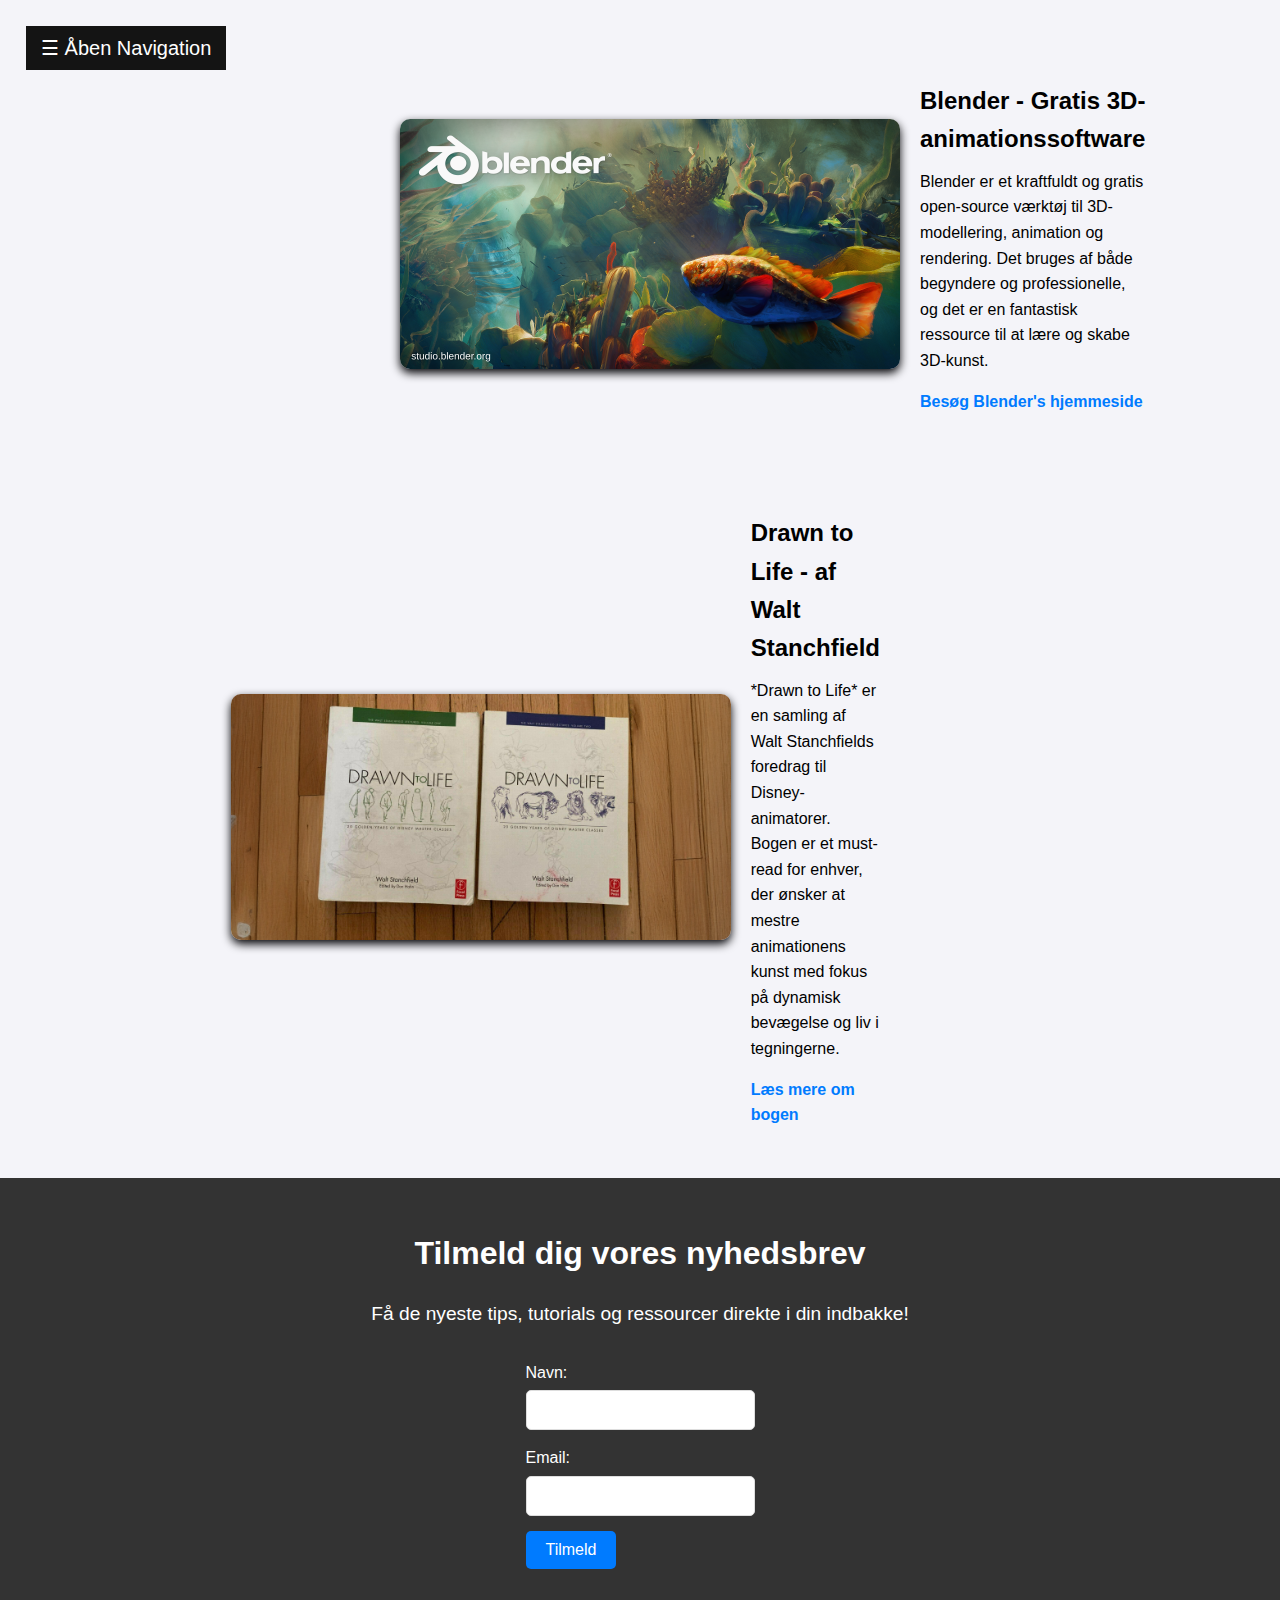
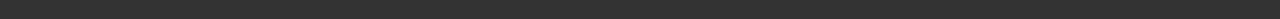
<file: ressourcer.html>
<!DOCTYPE html>
<html lang="da">
<head>
    <meta charset="UTF-8">
    <meta name="viewport" content="width=device-width, initial-scale=1.0">
    <title>Animatørens Håndbog</title>
    <link rel="stylesheet" href="/css/styleressourcer.css">
    <link rel="icon" type="image/x-icon" href="/img/Logo2.png">

</head>
<body>

    <div id="mySidebar" class="sidebar">
        <a href="javascript:void(0)" class="closebtn" onclick="closeNav()">&times;</a>
            <a href ="index.html" target="blank" >
                <img src="/img/Logo2.png" alt="Logo" class="logo"> 
            </a>
        <a href="animation.html">Modellering</a>
        <a href="animation.html">Animation</a>
        <a href="animation.html">Rendering</a>
        <a href="terminologi.html">Terminologi</a>
        <a href="ressourcer.html">Ressourcer</a>
    </div>

    <div id="main">
        <button class="openbtn" onclick="openNav()">☰ Åben Navigation</button>
    </div>

    
    <section class="resource-section">
        <div class="resource-image">
            <img src="/img/blendersplash.png" alt="Blender Software">
        </div>
        <div class="resource-text">
            <h2>Blender - Gratis 3D-animationssoftware</h2>
            <p>Blender er et kraftfuldt og gratis open-source værktøj til 3D-modellering, animation og rendering. Det bruges af både begyndere og professionelle, og det er en fantastisk ressource til at lære og skabe 3D-kunst.</p>
            <a href="https://www.blender.org" target="_blank">Besøg Blender's hjemmeside</a>
        </div>
    </section>

    
    <section class="resource-section reverse">
        <div class="resource-text">
            <h2>Drawn to Life - af Walt Stanchfield</h2>
            <p>*Drawn to Life* er en samling af Walt Stanchfields foredrag til Disney-animatorer. Bogen er et must-read for enhver, der ønsker at mestre animationens kunst med fokus på dynamisk bevægelse og liv i tegningerne.</p>
            <a href="https://www.amazon.com/Drawn-Life-Course-Classic-Animation/dp/0240810961" target="_blank">Læs mere om bogen</a>
        </div>
        <div class="resource-image">
            <img src="/img/Drawntolife.png" alt="Drawn to Life Book">
        </div>
    </section>

    
    <section class="email-signup-section">
        <h2>Tilmeld dig vores nyhedsbrev</h2>
        <p>Få de nyeste tips, tutorials og ressourcer direkte i din indbakke!</p>
        <form id="email-signup-form">
            <div class="form-group">
                <label for="name">Navn:</label>
                <input type="text" id="name" name="name" required>
            </div>
            <div class="form-group">
                <label for="email">Email:</label>
                <input type="email" id="email" name="email" required>
            </div>
            <button type="submit" class="submit-btn">Tilmeld</button>
        </form>
    </section>

    <script src="script.js"></script>

</body>
</html>
</file>
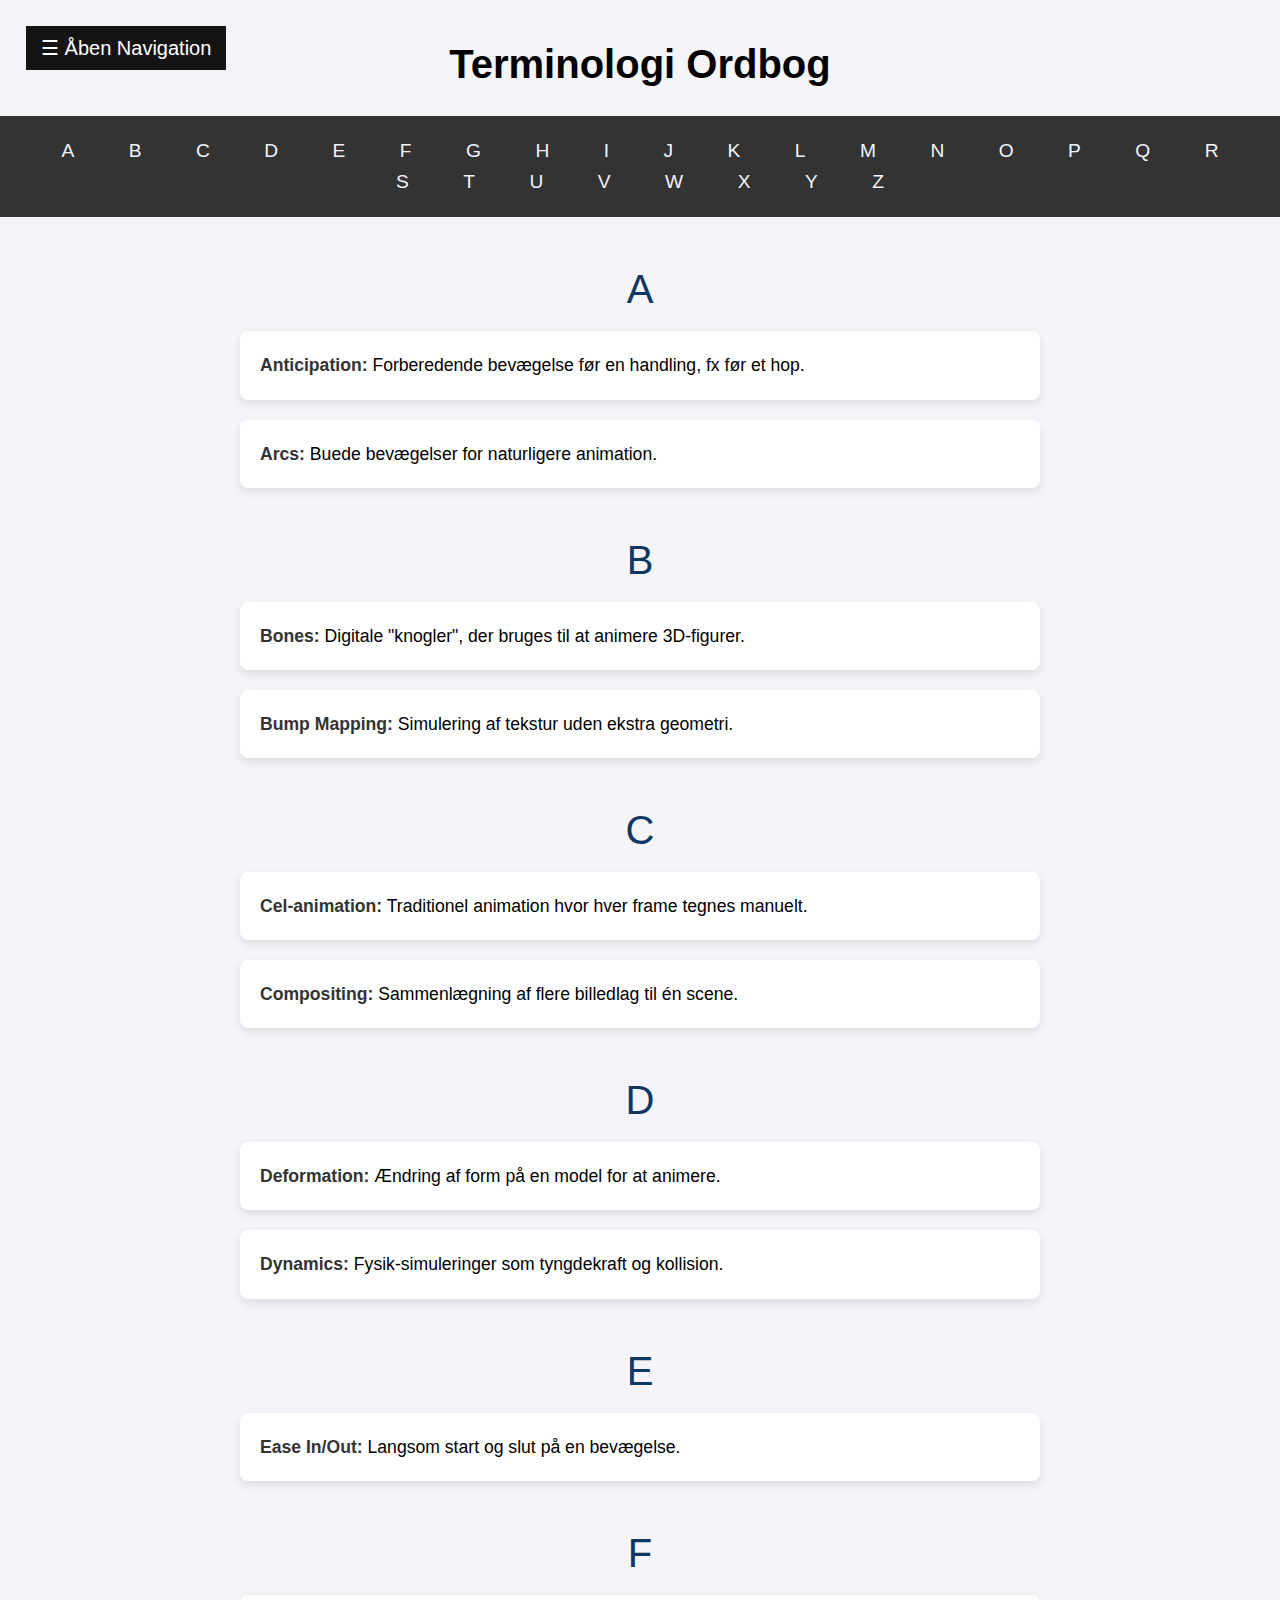
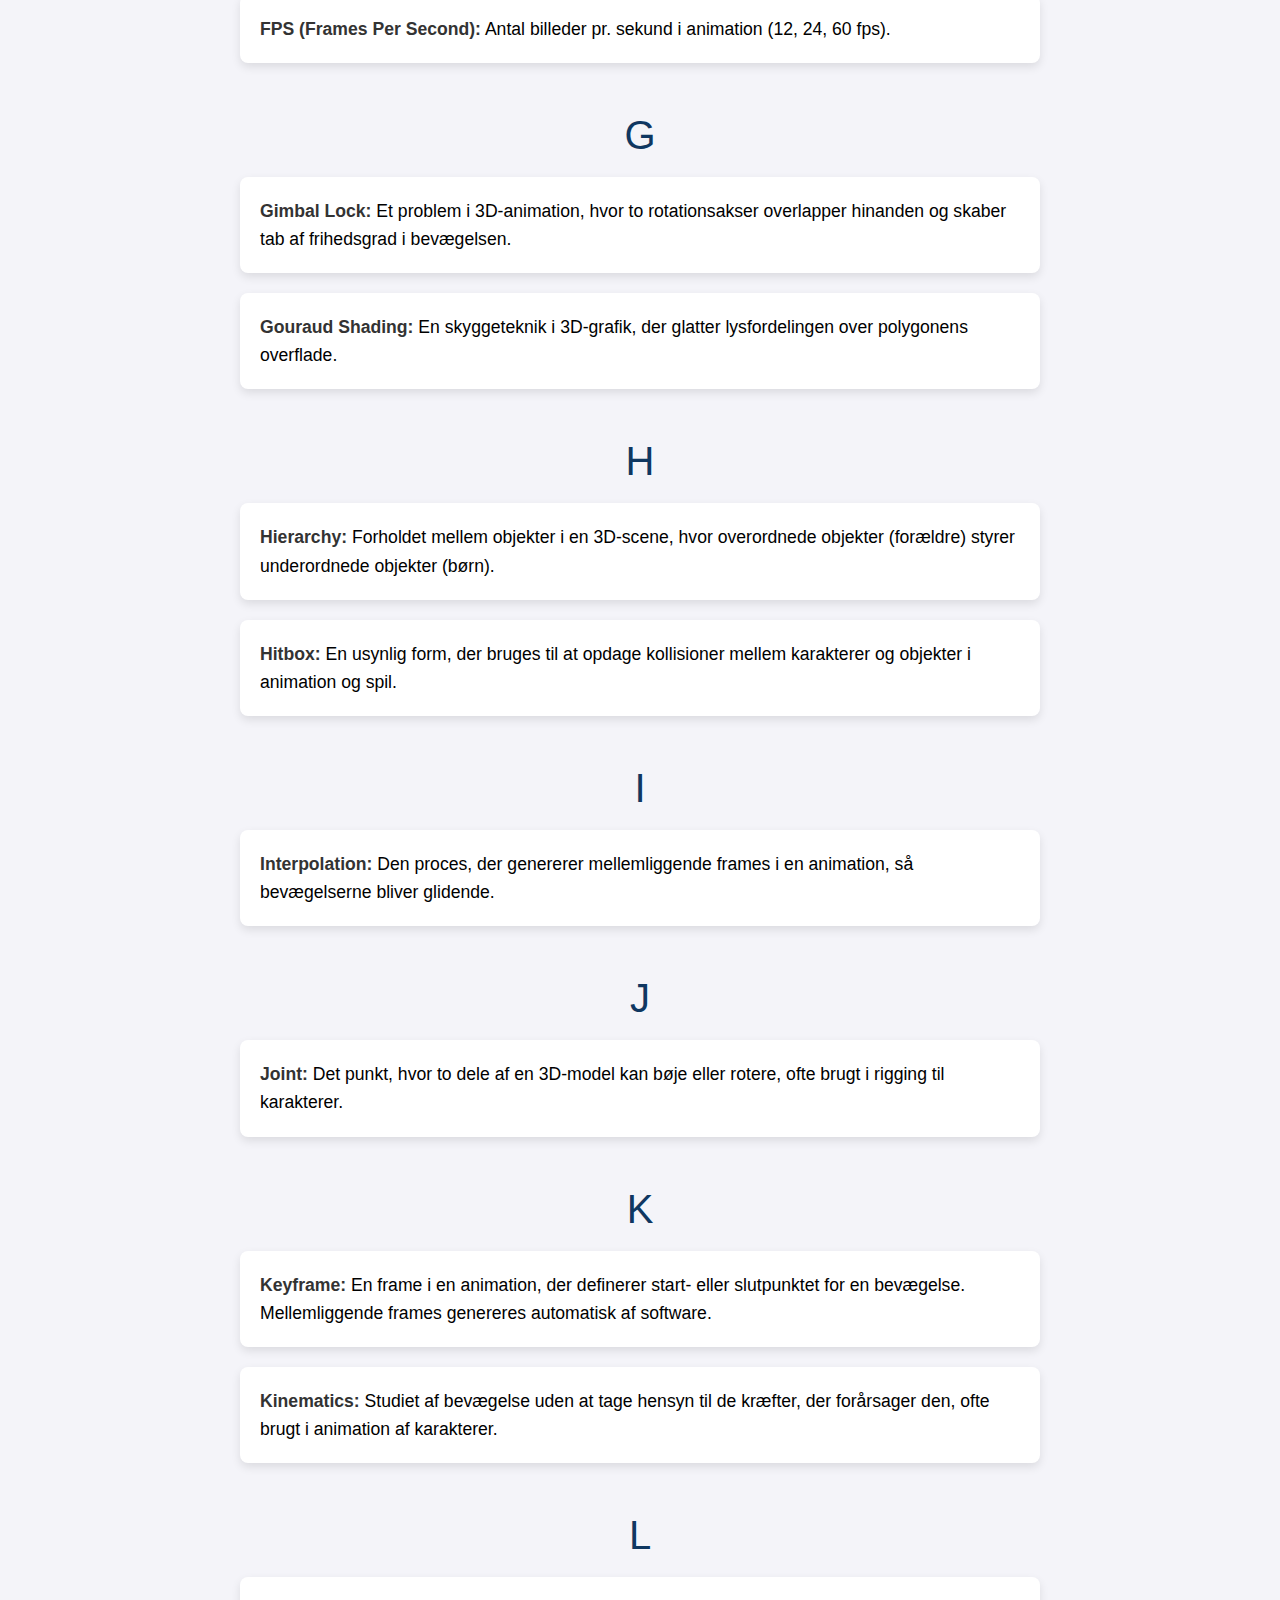
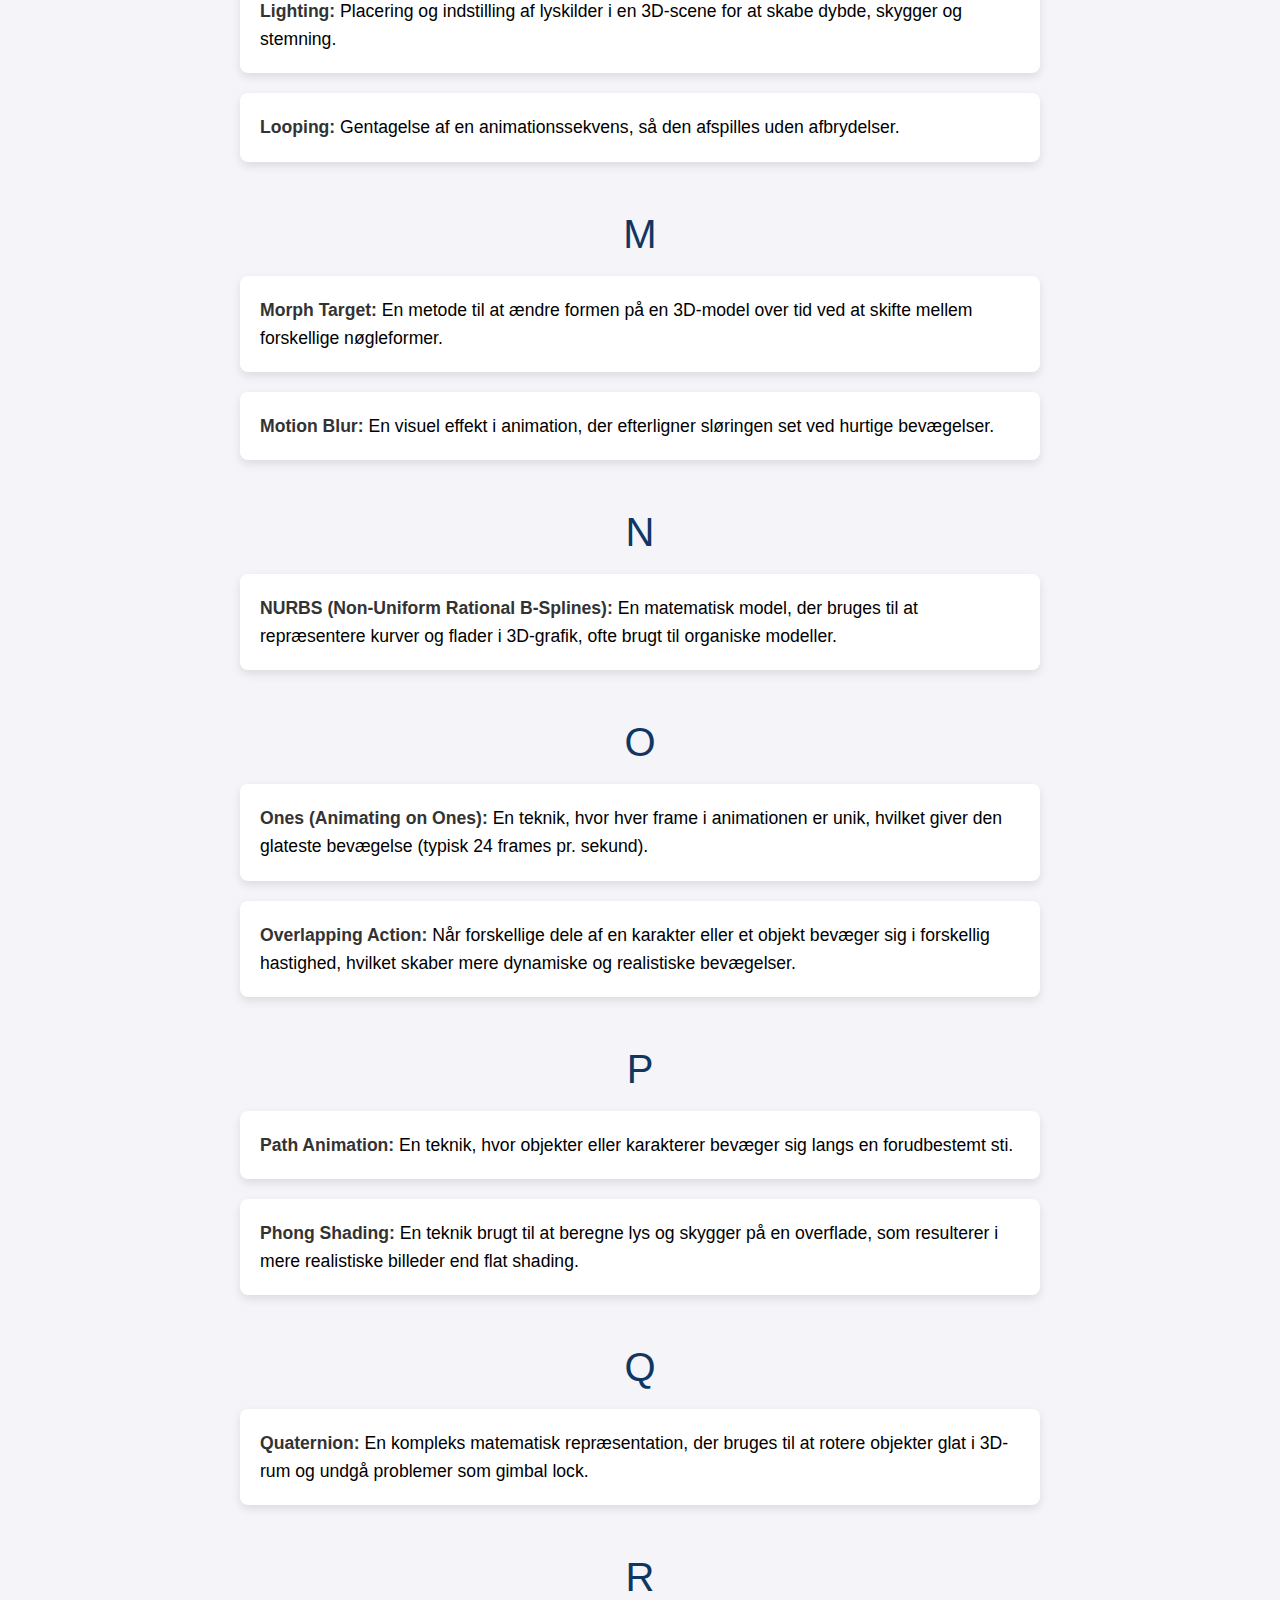
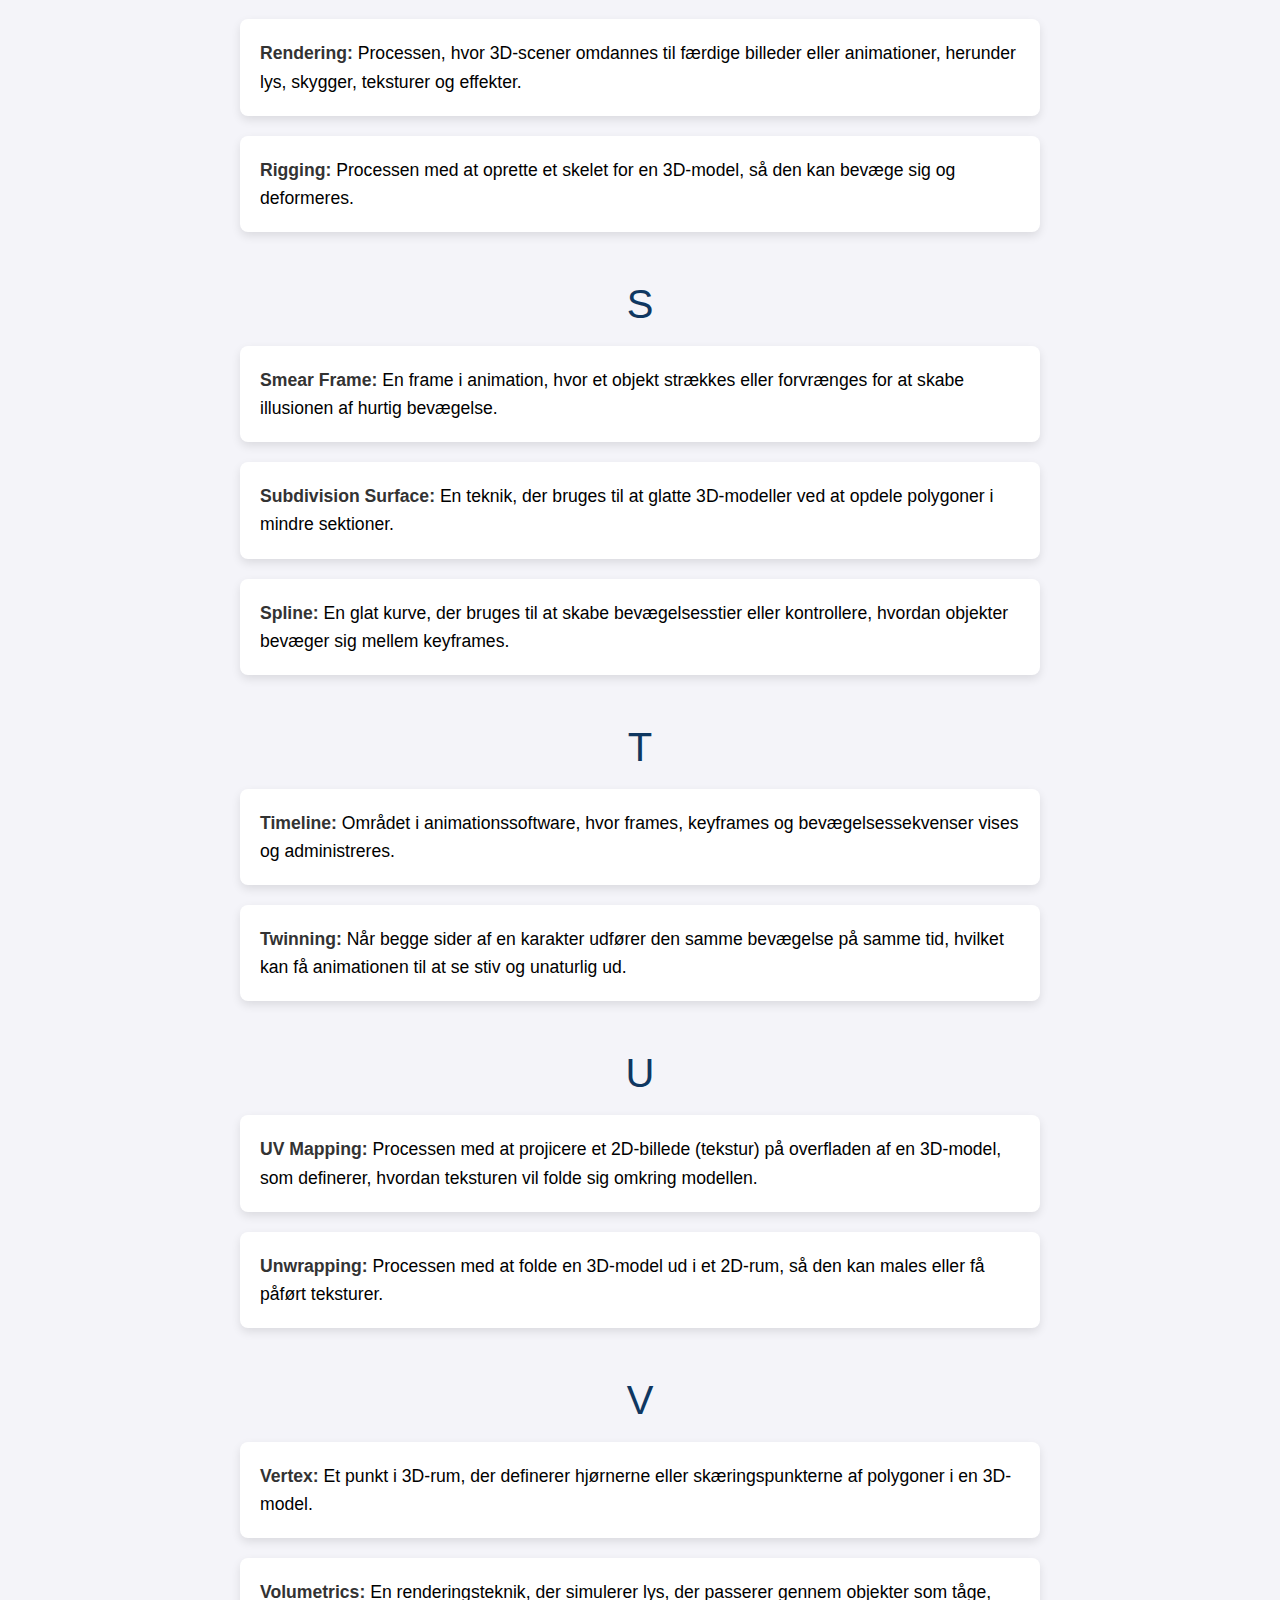
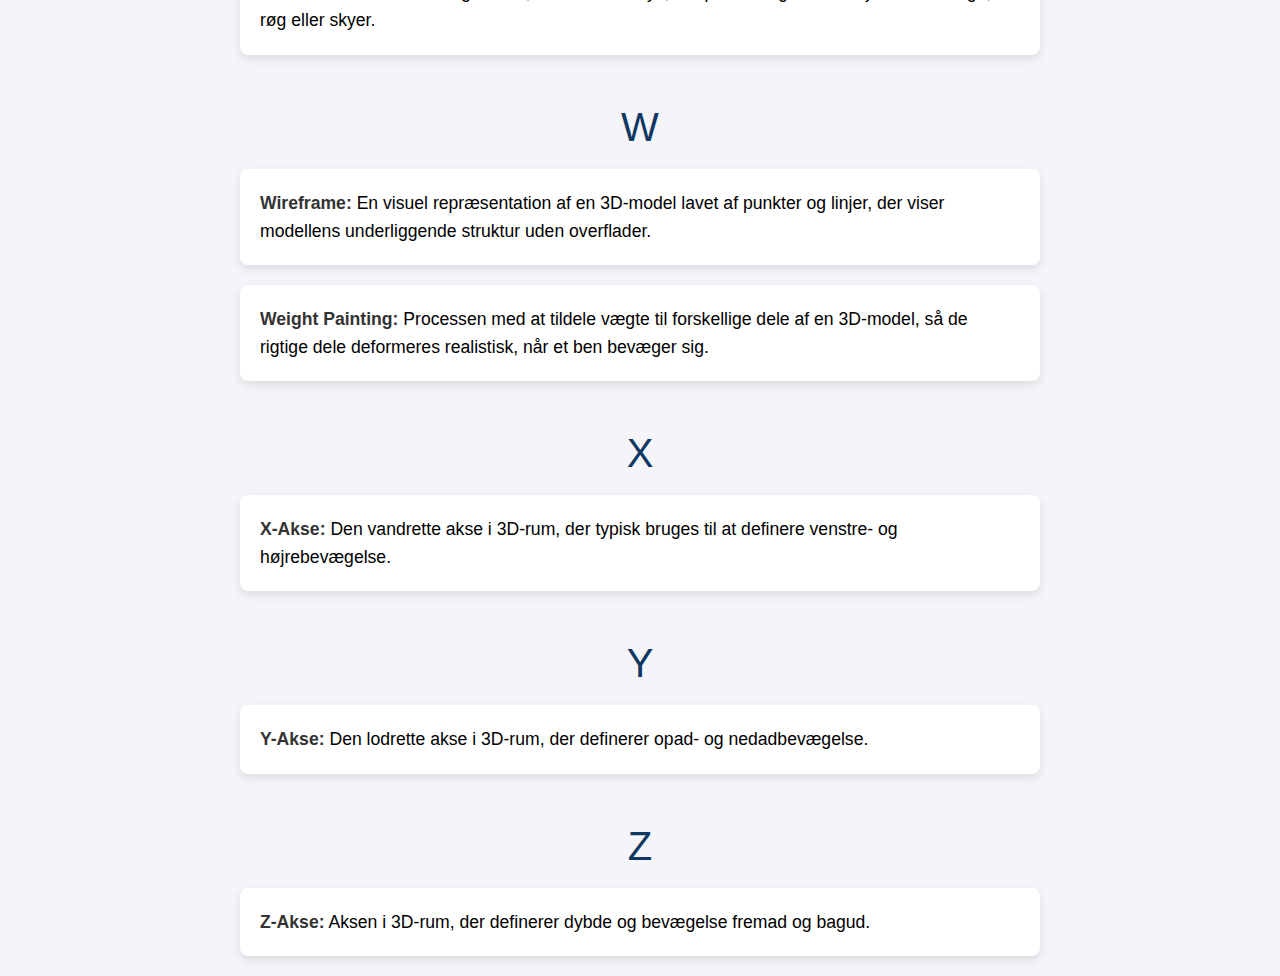
<file: terminologi.html>
<!DOCTYPE html>
<html lang="da">
<head>
    <meta charset="UTF-8">
    <meta name="viewport" content="width=device-width, initial-scale=1.0">
    <title>Animatørens Håndbog</title>
    <link rel="stylesheet" href="/css/Styleterminologi.css">
    <link rel="icon" type="image/x-icon" href="/img/Logo2.png">

</head>
<body>

    <div id="mySidebar" class="sidebar">
        <a href="javascript:void(0)" class="closebtn" onclick="closeNav()">&times;</a>
            <a href ="index.html" target="blank" >
                <img src="/img/Logo2.png" alt="Logo" class="logo"> 
            </a>
        <a href="animation.html">Modellering</a>
        <a href="animation.html">Animation</a>
        <a href="animation.html">Rendering</a>
        <a href="terminologi.html">Terminologi</a>
        <a href="ressourcer.html">Ressourcer</a>
    </div>

    <div id="main">
        <button class="openbtn" onclick="openNav()">☰ Åben Navigation</button>
    </div>

    <h1>Terminologi Ordbog</h1>

    <!-- Quick Jump Navigation -->
    <div class="jump-nav">
        <a href="#A">A</a>
        <a href="#B">B</a>
        <a href="#C">C</a>
        <a href="#D">D</a>
        <a href="#E">E</a>
        <a href="#F">F</a>
        <a href="#G">G</a>
        <a href="#H">H</a>
        <a href="#I">I</a>
        <a href="#J">J</a>
        <a href="#K">K</a>
        <a href="#L">L</a>
        <a href="#M">M</a>
        <a href="#N">N</a>
        <a href="#O">O</a>
        <a href="#P">P</a>
        <a href="#Q">Q</a>
        <a href="#R">R</a>
        <a href="#S">S</a>
        <a href="#T">T</a>
        <a href="#U">U</a>
        <a href="#V">V</a>
        <a href="#W">W</a>
        <a href="#X">X</a>
        <a href="#Y">Y</a>
        <a href="#Z">Z</a>
    </div>

    <!-- Terminology Sections -->
    <section id="A">
        <div class="letter-header">A</div>
        <div class="term">
            <span class="term-title">Anticipation:</span> Forberedende bevægelse før en handling, fx før et hop.
        </div>
        <div class="term">
            <span class="term-title">Arcs:</span> Buede bevægelser for naturligere animation.
        </div>
    </section>

    <section id="B">
        <div class="letter-header">B</div>
        <div class="term">
            <span class="term-title">Bones:</span> Digitale "knogler", der bruges til at animere 3D-figurer.
        </div>
        <div class="term">
            <span class="term-title">Bump Mapping:</span> Simulering af tekstur uden ekstra geometri.
        </div>
    </section>

    <section id="C">
        <div class="letter-header">C</div>
        <div class="term">
            <span class="term-title">Cel-animation:</span> Traditionel animation hvor hver frame tegnes manuelt.
        </div>
        <div class="term">
            <span class="term-title">Compositing:</span> Sammenlægning af flere billedlag til én scene.
        </div>
    </section>

    <section id="D">
        <div class="letter-header">D</div>
        <div class="term">
            <span class="term-title">Deformation:</span> Ændring af form på en model for at animere.
        </div>
        <div class="term">
            <span class="term-title">Dynamics:</span> Fysik-simuleringer som tyngdekraft og kollision.
        </div>
    </section>

    <!-- Repeat similar sections for each letter of the alphabet -->

    <section id="E">
        <div class="letter-header">E</div>
        <div class="term">
            <span class="term-title">Ease In/Out:</span> Langsom start og slut på en bevægelse.
        </div>
    </section>

    <section id="F">
        <div class="letter-header">F</div>
        <div class="term">
            <span class="term-title">FPS (Frames Per Second):</span> Antal billeder pr. sekund i animation (12, 24, 60 fps).
        </div>
    </section>

    <section id="G">
        <div class="letter-header">G</div>
        <div class="term">
            <span class="term-title">Gimbal Lock:</span> Et problem i 3D-animation, hvor to rotationsakser overlapper hinanden og skaber tab af frihedsgrad i bevægelsen.
        </div>
        <div class="term">
            <span class="term-title">Gouraud Shading:</span> En skyggeteknik i 3D-grafik, der glatter lysfordelingen over polygonens overflade.
        </div>
    </section>
    
    <section id="H">
        <div class="letter-header">H</div>
        <div class="term">
            <span class="term-title">Hierarchy:</span> Forholdet mellem objekter i en 3D-scene, hvor overordnede objekter (forældre) styrer underordnede objekter (børn).
        </div>
        <div class="term">
            <span class="term-title">Hitbox:</span> En usynlig form, der bruges til at opdage kollisioner mellem karakterer og objekter i animation og spil.
        </div>
    </section>
    
    <section id="I">
        <div class="letter-header">I</div>
        <div class="term">
            <span class="term-title">Interpolation:</span> Den proces, der genererer mellemliggende frames i en animation, så bevægelserne bliver glidende.
        </div>
    </section>
    
    <section id="J">
        <div class="letter-header">J</div>
        <div class="term">
            <span class="term-title">Joint:</span> Det punkt, hvor to dele af en 3D-model kan bøje eller rotere, ofte brugt i rigging til karakterer.
        </div>
    </section>
    
    <section id="K">
        <div class="letter-header">K</div>
        <div class="term">
            <span class="term-title">Keyframe:</span> En frame i en animation, der definerer start- eller slutpunktet for en bevægelse. Mellemliggende frames genereres automatisk af software.
        </div>
        <div class="term">
            <span class="term-title">Kinematics:</span> Studiet af bevægelse uden at tage hensyn til de kræfter, der forårsager den, ofte brugt i animation af karakterer.
        </div>
    </section>
    
    <section id="L">
        <div class="letter-header">L</div>
        <div class="term">
            <span class="term-title">Lighting:</span> Placering og indstilling af lyskilder i en 3D-scene for at skabe dybde, skygger og stemning.
        </div>
        <div class="term">
            <span class="term-title">Looping:</span> Gentagelse af en animationssekvens, så den afspilles uden afbrydelser.
        </div>
    </section>
    
    <section id="M">
        <div class="letter-header">M</div>
        <div class="term">
            <span class="term-title">Morph Target:</span> En metode til at ændre formen på en 3D-model over tid ved at skifte mellem forskellige nøgleformer.
        </div>
        <div class="term">
            <span class="term-title">Motion Blur:</span> En visuel effekt i animation, der efterligner sløringen set ved hurtige bevægelser.
        </div>
    </section>

    <section id="N">
        <div class="letter-header">N</div>
        <div class="term">
            <span class="term-title">NURBS (Non-Uniform Rational B-Splines):</span> En matematisk model, der bruges til at repræsentere kurver og flader i 3D-grafik, ofte brugt til organiske modeller.
        </div>
    </section>
    
    <section id="O">
        <div class="letter-header">O</div>
        <div class="term">
            <span class="term-title">Ones (Animating on Ones):</span> En teknik, hvor hver frame i animationen er unik, hvilket giver den glateste bevægelse (typisk 24 frames pr. sekund).
        </div>
        <div class="term">
            <span class="term-title">Overlapping Action:</span> Når forskellige dele af en karakter eller et objekt bevæger sig i forskellig hastighed, hvilket skaber mere dynamiske og realistiske bevægelser.
        </div>
    </section>
    
    <section id="P">
        <div class="letter-header">P</div>
        <div class="term">
            <span class="term-title">Path Animation:</span> En teknik, hvor objekter eller karakterer bevæger sig langs en forudbestemt sti.
        </div>
        <div class="term">
            <span class="term-title">Phong Shading:</span> En teknik brugt til at beregne lys og skygger på en overflade, som resulterer i mere realistiske billeder end flat shading.
        </div>
    </section>
    
    <section id="Q">
        <div class="letter-header">Q</div>
        <div class="term">
            <span class="term-title">Quaternion:</span> En kompleks matematisk repræsentation, der bruges til at rotere objekter glat i 3D-rum og undgå problemer som gimbal lock.
        </div>
    </section>
    
    <section id="R">
        <div class="letter-header">R</div>
        <div class="term">
            <span class="term-title">Rendering:</span> Processen, hvor 3D-scener omdannes til færdige billeder eller animationer, herunder lys, skygger, teksturer og effekter.
        </div>
        <div class="term">
            <span class="term-title">Rigging:</span> Processen med at oprette et skelet for en 3D-model, så den kan bevæge sig og deformeres.
        </div>
    </section>
    
    <section id="S">
        <div class="letter-header">S</div>
        <div class="term">
            <span class="term-title">Smear Frame:</span> En frame i animation, hvor et objekt strækkes eller forvrænges for at skabe illusionen af hurtig bevægelse.
        </div>
        <div class="term">
            <span class="term-title">Subdivision Surface:</span> En teknik, der bruges til at glatte 3D-modeller ved at opdele polygoner i mindre sektioner.
        </div>
        <div class="term">
            <span class="term-title">Spline:</span> En glat kurve, der bruges til at skabe bevægelsesstier eller kontrollere, hvordan objekter bevæger sig mellem keyframes.
        </div>
    </section>
    
    <section id="T">
        <div class="letter-header">T</div>
        <div class="term">
            <span class="term-title">Timeline:</span> Området i animationssoftware, hvor frames, keyframes og bevægelsessekvenser vises og administreres.
        </div>
        <div class="term">
            <span class="term-title">Twinning:</span> Når begge sider af en karakter udfører den samme bevægelse på samme tid, hvilket kan få animationen til at se stiv og unaturlig ud.
        </div>
    </section>
    
    <section id="U">
        <div class="letter-header">U</div>
        <div class="term">
            <span class="term-title">UV Mapping:</span> Processen med at projicere et 2D-billede (tekstur) på overfladen af en 3D-model, som definerer, hvordan teksturen vil folde sig omkring modellen.
        </div>
        <div class="term">
            <span class="term-title">Unwrapping:</span> Processen med at folde en 3D-model ud i et 2D-rum, så den kan males eller få påført teksturer.
        </div>
    </section>
    
    <section id="V">
        <div class="letter-header">V</div>
        <div class="term">
            <span class="term-title">Vertex:</span> Et punkt i 3D-rum, der definerer hjørnerne eller skæringspunkterne af polygoner i en 3D-model.
        </div>
        <div class="term">
            <span class="term-title">Volumetrics:</span> En renderingsteknik, der simulerer lys, der passerer gennem objekter som tåge, røg eller skyer.
        </div>
    </section>
    
    <section id="W">
        <div class="letter-header">W</div>
        <div class="term">
            <span class="term-title">Wireframe:</span> En visuel repræsentation af en 3D-model lavet af punkter og linjer, der viser modellens underliggende struktur uden overflader.
        </div>
        <div class="term">
            <span class="term-title">Weight Painting:</span> Processen med at tildele vægte til forskellige dele af en 3D-model, så de rigtige dele deformeres realistisk, når et ben bevæger sig.
        </div>
    </section>
    
    <section id="X">
        <div class="letter-header">X</div>
        <div class="term">
            <span class="term-title">X-Akse:</span> Den vandrette akse i 3D-rum, der typisk bruges til at definere venstre- og højrebevægelse.
        </div>
    </section>
    
    <section id="Y">
        <div class="letter-header">Y</div>
        <div class="term">
            <span class="term-title">Y-Akse:</span> Den lodrette akse i 3D-rum, der definerer opad- og nedadbevægelse.
        </div>
    </section>
    
    <section id="Z">
        <div class="letter-header">Z</div>
        <div class="term">
            <span class="term-title">Z-Akse:</span> Aksen i 3D-rum, der definerer dybde og bevægelse fremad og bagud.
        </div>
    </section>

    <script src="script.js"></script>

</body>
</html>
</file>
<file: css/styleressourcer.css>
/* Basic reset */
* {
    margin: 0;
    padding: 0;
    box-sizing: border-box;
}

.sidebar {
    height: 100%;
    width: 0;
    position: fixed;
    z-index: 1;
    top: 0;
    left: 0;
    background-color: #141414;
    overflow-x: hidden;
    transition: 0.5s;
    padding-top: 60px;
}

.sidebar a {
    padding: 10px 15px;
    text-decoration: none;
    font-size: 25px;
    color: #fff;
    display: block;
    transition: 0.3s;
}

.sidebar a:hover {
    background-color: #575757;
}

.sidebar .closebtn {
    position: absolute;
    top: 0;
    right: 25px;
    font-size: 36px;
    margin-left: 50px;
}

.openbtn {
    position: fixed;    
    font-size: 20px;
    cursor: pointer;
    background-color: #141414;
    color: white;
    border: none;
    padding: 10px 15px;
    margin: 10px;
    z-index: 1000;
}

.openbtn:hover {
    background-color: #444;
}

#main {
    transition: margin-left .5s;
    padding: 16px;
}

body, html {
    font-family: Arial, sans-serif;
}

body {
    overflow-y: scroll;
}

.logo  {
    width: 180px;
    object-fit: cover;
    border-radius: 50%;
    margin-top: 20px;
}

/* General Styling */
body {
    font-family: 'Segoe UI', Tahoma, Geneva, Verdana, sans-serif;
    line-height: 1.6;
    margin: 0;
    padding: 0;
    background-color: #f4f4f9;
}

/* Resource Section */
.resource-section {
    display: flex;
    align-items: center;
    padding: 50px;
    justify-content: space-between;
}

.resource-section.reverse {
    flex-direction: row-reverse;
}

.resource-image img {
    width: 500px;
    height: auto;
    border-radius: 10px;
    box-shadow: 0 4px 10px rgba(0, 0, 4, 4);
    margin-left: 350px;
}

.resource-text {
    max-width: 500px;
    margin-left: 20px;
    margin-right: 350px;
}

.resource-text h2 {
    margin-bottom: 10px;
}

.resource-text p {
    margin-bottom: 15px;
}

.resource-text a {
    color: #007bff;
    text-decoration: none;
    font-weight: bold;
}

.resource-text a:hover {
    text-decoration: underline;
}

/* Email Sign-Up Section */
.email-signup-section {
    text-align: center;
    padding: 50px;
    background-color: #333;
    color: white;
}

.email-signup-section h2 {
    font-size: 2em;
    margin-bottom: 20px;
}

.email-signup-section p {
    font-size: 1.2em;
    margin-bottom: 30px;
}

form {
    display: inline-block;
    text-align: left;
}

.form-group {
    margin-bottom: 15px;
}

label {
    display: block;
    font-size: 1em;
}

input[type="text"], input[type="email"] {
    width: 100%;
    padding: 10px;
    border-radius: 5px;
    border: 1px solid #ddd;
    font-size: 1em;
    margin-top: 5px;
}

button.submit-btn {
    padding: 10px 20px;
    font-size: 1em;
    background-color: #007bff;
    color: white;
    border: none;
    border-radius: 5px;
    cursor: pointer;
}

button.submit-btn:hover {
    background-color: #0056b3;
}
</file>
<file: css/Styleterminologi.css>
/* Basic reset */
* {
    margin: 0;
    padding: 0;
    box-sizing: border-box;
}

.sidebar {
    height: 100%;
    width: 0;
    position: fixed;
    z-index: 1;
    top: 0;
    left: 0;
    background-color: #141414;
    overflow-x: hidden;
    transition: 0.5s;
    padding-top: 60px;
}

.sidebar a {
    padding: 10px 15px;
    text-decoration: none;
    font-size: 25px;
    color: #fff;
    display: block;
    transition: 0.3s;
}

.sidebar a:hover {
    background-color: #575757;
}

.sidebar .closebtn {
    position: absolute;
    top: 0;
    right: 25px;
    font-size: 36px;
    margin-left: 50px;
}

.openbtn {
    position: fixed;    
    font-size: 20px;
    cursor: pointer;
    background-color: #141414;
    color: white;
    border: none;
    padding: 10px 15px;
    margin: 10px;
    z-index: 1000;
}

.openbtn:hover {
    background-color: #444;
}

#main {
    transition: margin-left .5s;
    padding: 16px;
}

body, html {
    font-family: Arial, sans-serif;
}

body {
    overflow-y: scroll;
}

.logo  {
    width: 180px;
    object-fit: cover;
    border-radius: 50%;
    margin-top: 20px;
}

body {
    font-family: 'Segoe UI', Tahoma, Geneva, Verdana, sans-serif;
    line-height: 1.6;
    margin: 0;
    padding: 0;
    background-color: #f4f4f9;
}

.main-title {
    text-align: center;
    margin: 200px 0;
    color: #333;
}

.main h1 {
    color: #333;
    text-align: center;
    align-items: center;
}

/* Quick Jump Navigation Styling */
.jump-nav {
    text-align: center;
    padding: 20px;
    background-color: #333;
}

.jump-nav a {
    margin: 0 15px;
    color: #f4f4f9;
    font-size: 1.2em;
    text-decoration: none;
    padding: 5px 10px;
    border-radius: 5px;
    transition: background-color 0.3s;
}

.jump-nav a:hover {
    background-color: #14304e;
}

/* Letter Header Styling */
.letter-header {
    font-size: 40px;
    margin-top: 40px;
    margin-bottom: 10px;
    text-align: center;
    color: #0f3761;
}

/* Term Styling */
.term {
    max-width: 800px;
    margin: 0 auto 20px;
    font-size: 1.1em;
    background-color: white;
    padding: 20px;
    border-radius: 8px;
    box-shadow: 0 4px 10px rgba(0, 0, 0, 0.1);
}

.term-title {
    font-weight: bold;
    color: #333;
}

h1 {
    font-size: 40px;
    margin-bottom: 20px;
    text-align: center;
}
</file>
